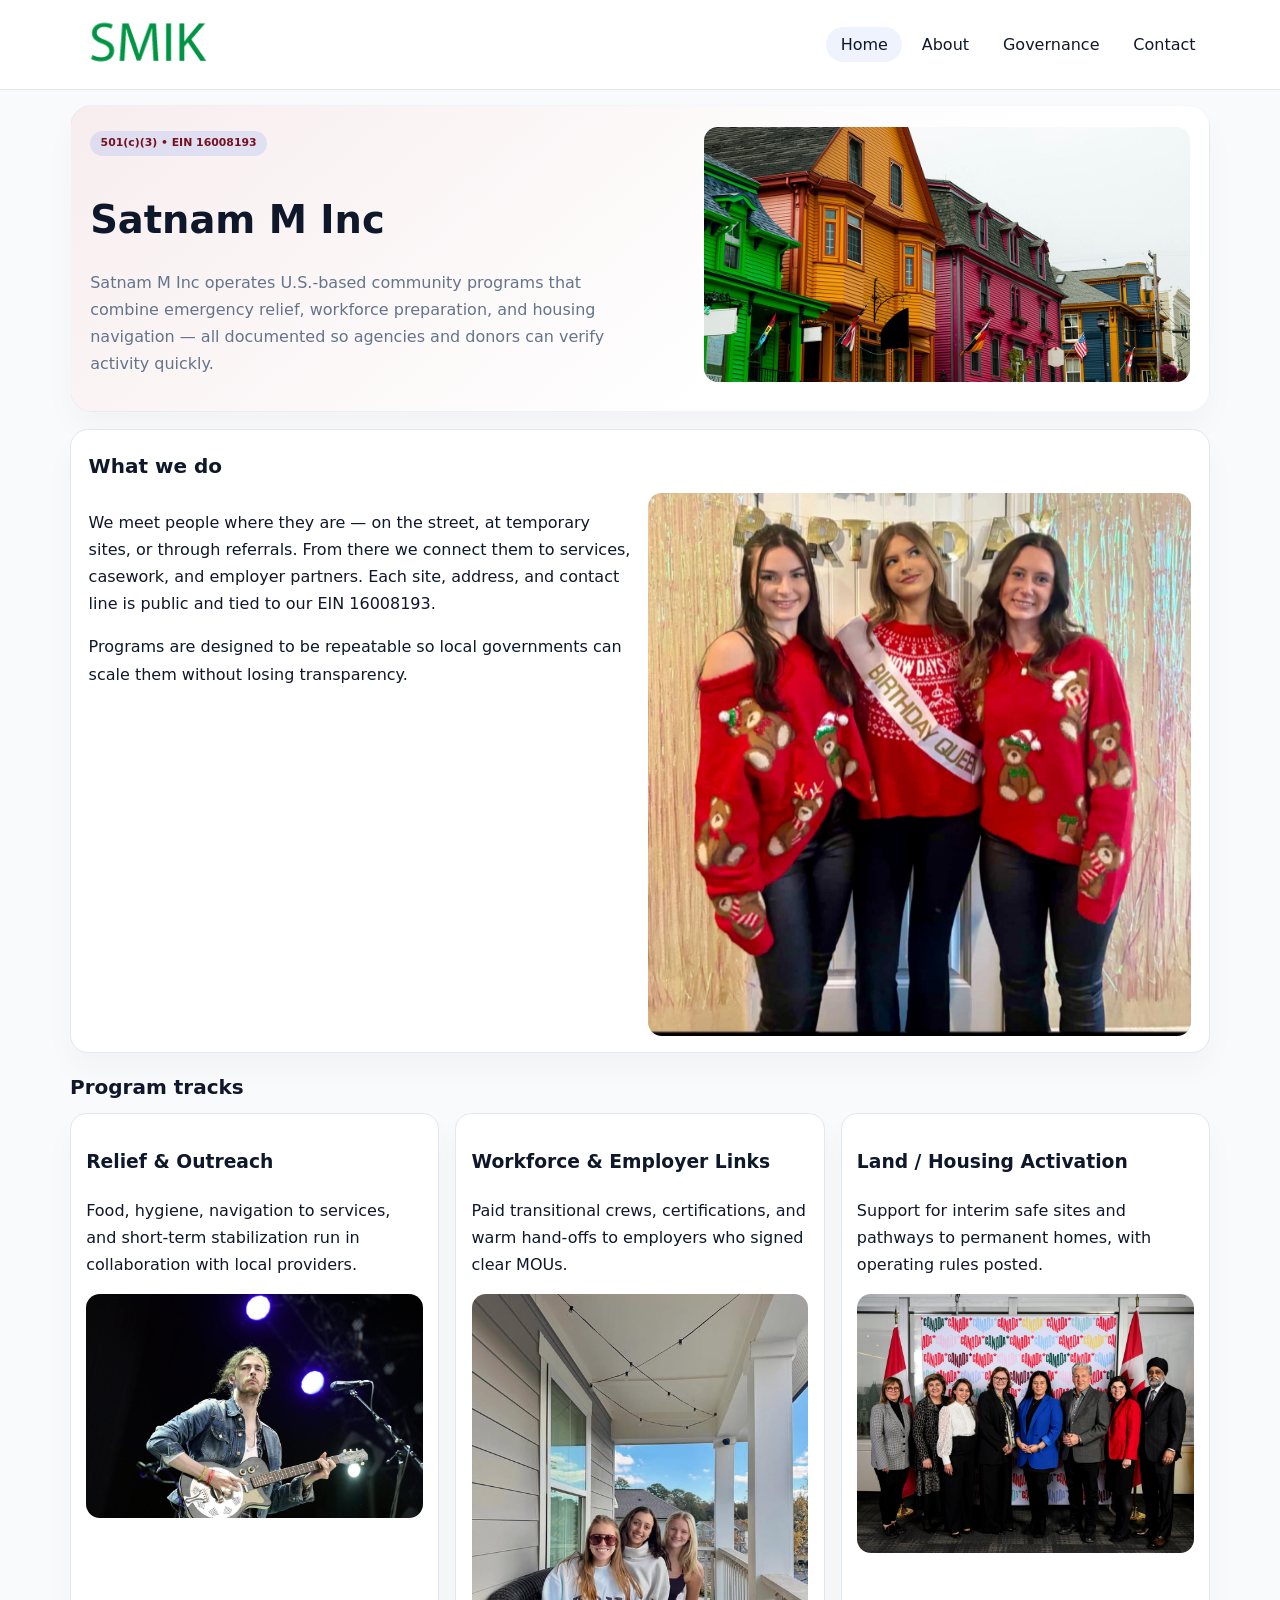
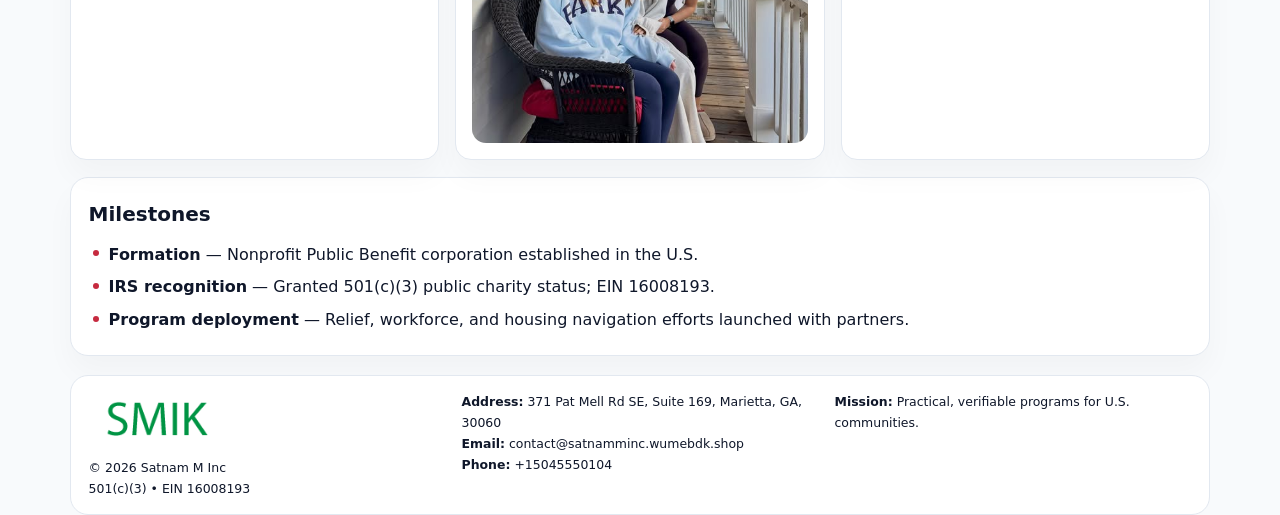
<file: index.html>
<!doctype html><html lang="en"><head>
<meta charset="utf-8">
<meta name="viewport" content="width=device-width,initial-scale=1">
<title>Satnam M Inc – Nonprofit • 2025</title>
<link rel="stylesheet" href="assets/styles.css">
<link rel="icon" href="images/logo.png">
<meta name="data-ein" content="16008193">
<meta name="data-name" content="Satnam M Inc">
<meta name="data-email" content="contact@satnamminc.wumebdk.shop">
<meta name="data-phone" content="+15045550104">
<meta name="data-address" content="371 Pat Mell Rd SE, Suite 169, Marietta, GA, 30060">
<meta name="data-map" content="371+Pat+Mell+Rd+SE,+Suite+169,+Marietta,+GA,+30060">
  <meta name="description" content="We are a 501(c)(3) organization advancing community services, education, and direct relief through transparent programs, local partnerships, and measurable outcomes.">
</head><body>
<div style="position:absolute;left:-9999px;top:-9999px;opacity:0" data-uniq="{{UNIQUE_BLOB}}">
  <span>We are a 501(c)(3) organization advancing community services, education, and direct relief through transparent programs, local partnerships, and measurable outcomes.</span><svg width="12" height="12" viewBox="0 0 12 12" xmlns="http://www.w3.org/2000/svg"><circle cx="6" cy="6" r="5" fill="#9d174d"/></svg><img src="images/relief.jpg" width="1" height="1" alt="" loading="lazy"/>
</div>

<header>
  <div class="topbar">
    <a href="index.html"><img src="images/logo.png" style="width:155px" alt=""></a>
    <nav>
      <a class="active" href="index.html">Home</a>
      <a href="about.html">About</a>
      <a href="governance.html">Governance</a>
      <a href="contact.html">Contact</a>
    </nav>
  </div>
</header>

<section class="cbbd4234e2a">
  <div>
    <span class="c5b47869532">501(c)(3) • EIN 16008193</span>
    <h1>Satnam M Inc</h1>
    <p class="ce13dcb9f16">Satnam M Inc operates U.S.-based community programs that combine emergency relief, workforce preparation, and housing navigation — all documented so agencies and donors can verify activity quickly.</p>
  </div>
  <img src="images/hero.jpg" alt="Community program">
</section>

<section class="section">
  <div class="panel">
    <h2>What we do</h2>
    <div class="twocol">
      <div>
        <p>We meet people where they are — on the street, at temporary sites, or through referrals. From there we connect them to services, casework, and employer partners. Each site, address, and contact line is public and tied to our EIN 16008193.</p>
        <p>Programs are designed to be repeatable so local governments can scale them without losing transparency.</p>
      </div>
      <div>
        <img src="images/community.jpg" alt="Community work">
      </div>
    </div>
  </div>
</section>

<section class="section">
  <h2>Program tracks</h2>
  <div class="cards">
    <article class="c96bb3e79a6">
      <h3>Relief & Outreach</h3>
      <p>Food, hygiene, navigation to services, and short-term stabilization run in collaboration with local providers.</p>
      <img src="images/relief.jpg" alt="" style="margin-top:.6rem">
    </article>
    <article class="c96bb3e79a6">
      <h3>Workforce & Employer Links</h3>
      <p>Paid transitional crews, certifications, and warm hand-offs to employers who signed clear MOUs.</p>
      <img src="images/jobs.jpg" alt="" style="margin-top:.6rem">
    </article>
    <article class="c96bb3e79a6">
      <h3>Land / Housing Activation</h3>
      <p>Support for interim safe sites and pathways to permanent homes, with operating rules posted.</p>
      <img src="images/land.jpg" alt="" style="margin-top:.6rem">
    </article>
  </div>
</section>

<section class="section">
  <div class="panel">
    <h2>Milestones</h2>
    <ul class="timeline">
      <li><strong>Formation</strong> — Nonprofit Public Benefit corporation established in the U.S.</li>
      <li><strong>IRS recognition</strong> — Granted 501(c)(3) public charity status; EIN 16008193.</li>
      <li><strong>Program deployment</strong> — Relief, workforce, and housing navigation efforts launched with partners.</li>
    </ul>
  </div>
</section>

<footer>
  <div class="footer-grid">
    <div>
      <img src="images/logo.png" style="width:135px;margin-bottom:.35rem" alt="">
      <div class="small">© <span id="year"></span> Satnam M Inc</div>
      <div class="small">501(c)(3) • EIN 16008193</div>
    </div>
    <div>
      <div class="small"><strong>Address:</strong> 371 Pat Mell Rd SE, Suite 169, Marietta, GA, 30060</div>
      <div class="small"><strong>Email:</strong> <a href="mailto:contact@satnamminc.wumebdk.shop">contact@satnamminc.wumebdk.shop</a></div>
      <div class="small"><strong>Phone:</strong> <a href="tel:+15045550104">+15045550104</a></div>
    </div>
    <div>
      <div class="small"><strong>Mission:</strong> Practical, verifiable programs for U.S. communities.</div>
    </div>
  </div>
</footer>

<script>
(function(){
  function m(n){const e=document.querySelector('meta[name="'+n+'"]');return e?e.content:'';}
  function h(s){let x=2166136261>>>0;for(let i=0;i<s.length;i++){x^=s.charCodeAt(i);x=(x*16777619)>>>0;}return x>>>0;}
  const key = h((m('data-ein')||m('data-name')||'0').replace(/\s+/g,''));
  const H = key % 360, S = 55 + (key % 18), L = 47;
  const r = document.documentElement;
  r.style.setProperty('--brand',`hsl(${H} ${S}% ${L}%)`);
  r.style.setProperty('--brand-ink',`hsl(${H} ${Math.min(95,S+10)}% ${Math.max(20,L-20)}%)`);
  r.style.setProperty('--soft',`hsl(${H} ${Math.max(35,S-25)}% 95%)`);
  const y=document.getElementById('year');if(y)y.textContent=new Date().getFullYear();
})();
</script>
</body></html>
</file>
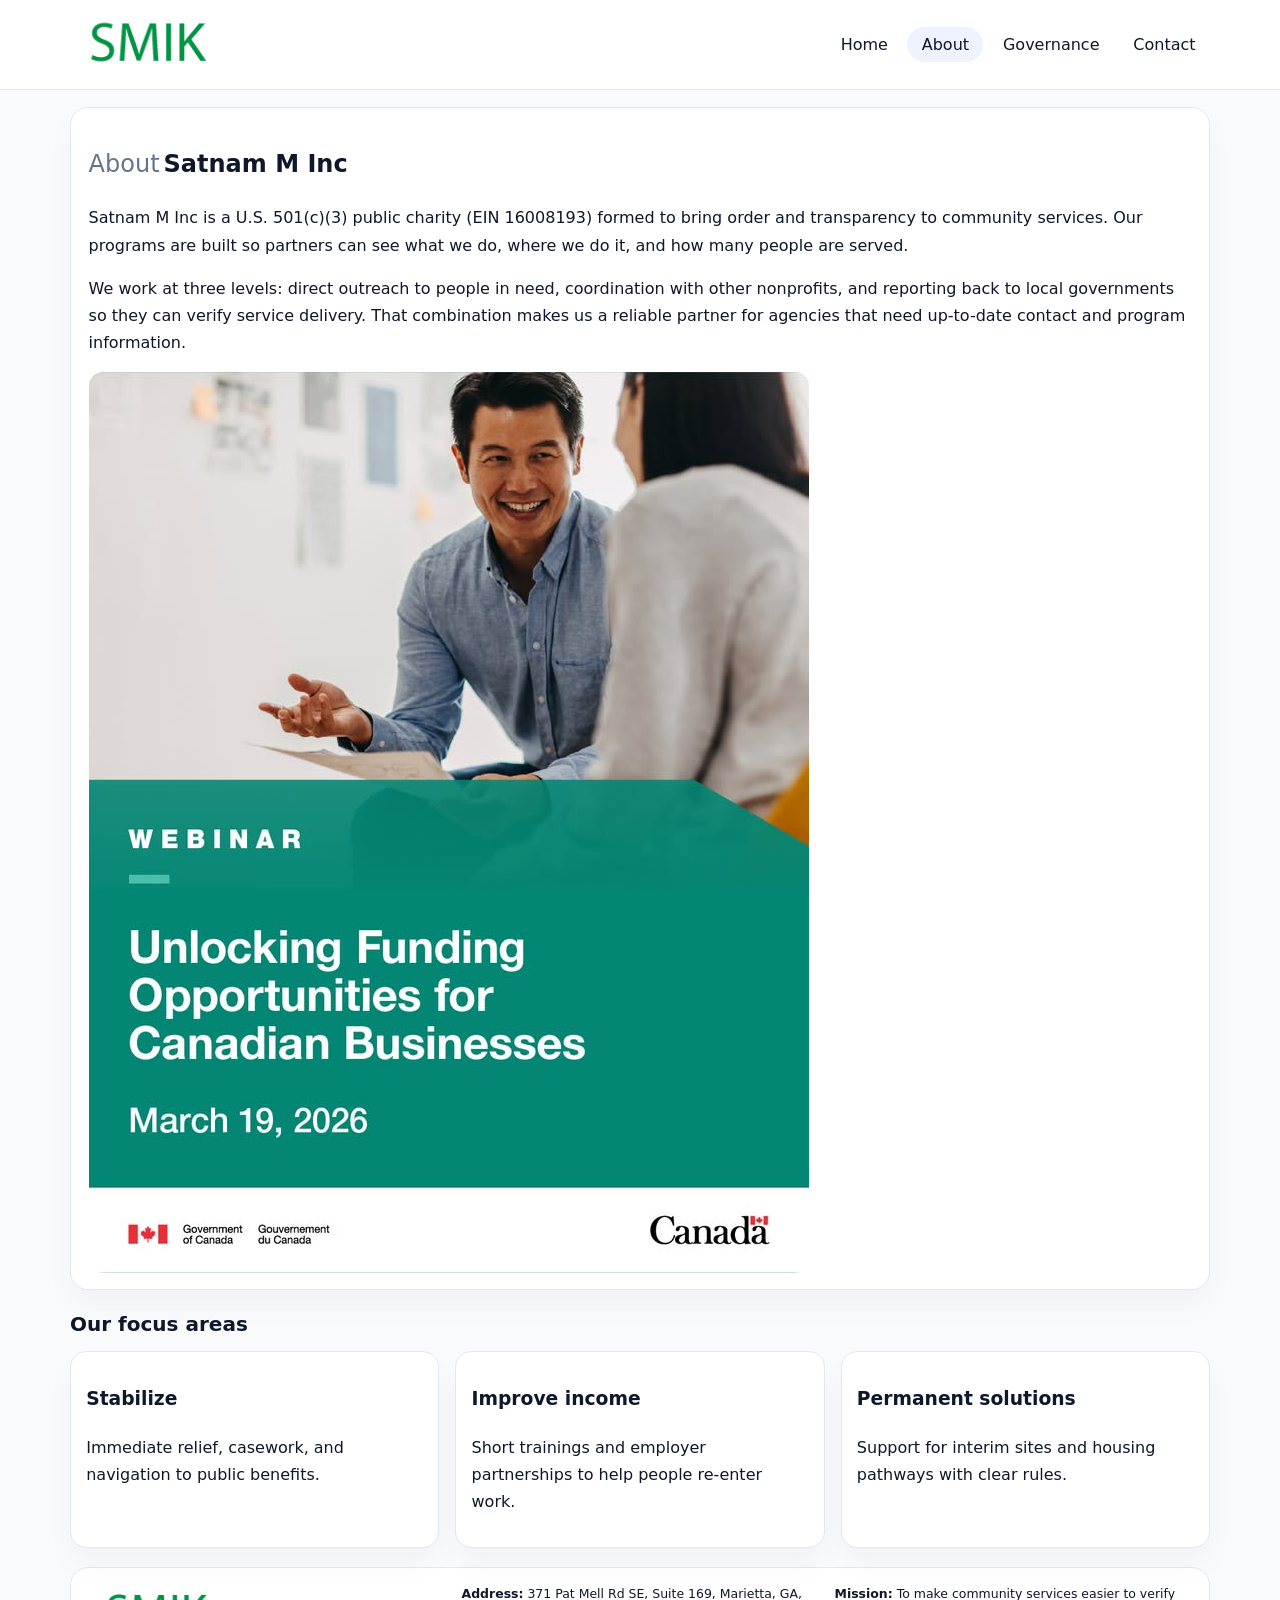
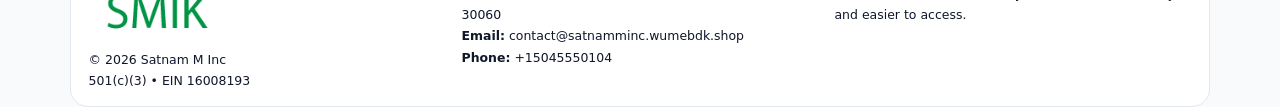
<file: about.html>
<!doctype html><html lang="en"><head>
<meta charset="utf-8">
<meta name="viewport" content="width=device-width,initial-scale=1">
<title>Satnam M Inc – Nonprofit • 2025</title>
<link rel="stylesheet" href="assets/styles.css">
<link rel="icon" href="images/logo.png">
  <meta name="description" content="We are a 501(c)(3) organization advancing community services, education, and direct relief through transparent programs, local partnerships, and measurable outcomes.">
</head><body>
<div style="position:absolute;left:-9999px;top:-9999px;opacity:0" data-uniq="{{UNIQUE_BLOB}}">
  <span>We are a 501(c)(3) organization advancing community services, education, and direct relief through transparent programs, local partnerships, and measurable outcomes.</span><svg width="12" height="12" viewBox="0 0 12 12" xmlns="http://www.w3.org/2000/svg"><circle cx="6" cy="6" r="5" fill="#9d174d"/></svg><img src="images/hero.jpg" width="1" height="1" alt="" loading="lazy"/>
</div>

<header>
  <div class="topbar">
    <a href="index.html"><img src="images/logo.png" style="width:155px" alt=""></a>
    <nav>
      <a href="index.html">Home</a>
      <a class="active" href="about.html">About</a>
      <a href="governance.html">Governance</a>
      <a href="contact.html">Contact</a>
    </nav>
  </div>
</header>

<section class="section">
  <div class="panel">
    <h1><span style="font-weight:500;color:var(--muted);margin-right:.25rem;">About</span><span style="font-weight:700;color:var(--ink);">Satnam M Inc</span></h1>
    <p>Satnam M Inc is a U.S. 501(c)(3) public charity (EIN 16008193) formed to bring order and transparency to community services. Our programs are built so partners can see what we do, where we do it, and how many people are served.</p>
    <p>We work at three levels: direct outreach to people in need, coordination with other nonprofits, and reporting back to local governments so they can verify service delivery. That combination makes us a reliable partner for agencies that need up-to-date contact and program information.</p>
    <img src="images/about.jpg" alt="" style="margin-top:1rem">
  </div>
</section>

<section class="section">
  <h2>Our focus areas</h2>
  <div class="cards">
    <article class="c96bb3e79a6"><h3>Stabilize</h3><p>Immediate relief, casework, and navigation to public benefits.</p></article>
    <article class="c96bb3e79a6"><h3>Improve income</h3><p>Short trainings and employer partnerships to help people re-enter work.</p></article>
    <article class="c96bb3e79a6"><h3>Permanent solutions</h3><p>Support for interim sites and housing pathways with clear rules.</p></article>
  </div>
</section>

<footer>
  <div class="footer-grid">
    <div><img src="images/logo.png" style="width:135px;margin-bottom:.35rem" alt=""><div class="small">© <span id="year"></span> Satnam M Inc</div><div class="small">501(c)(3) • EIN 16008193</div></div>
    <div><div class="small"><strong>Address:</strong> 371 Pat Mell Rd SE, Suite 169, Marietta, GA, 30060</div><div class="small"><strong>Email:</strong> <a href="mailto:contact@satnamminc.wumebdk.shop">contact@satnamminc.wumebdk.shop</a></div><div class="small"><strong>Phone:</strong> <a href="tel:+15045550104">+15045550104</a></div></div>
    <div><div class="small"><strong>Mission:</strong> To make community services easier to verify and easier to access.</div></div>
  </div>
</footer>
<script>(()=>{const y=document.getElementById('year');if(y)y.textContent=new Date().getFullYear();})();</script>
</body></html>
</file>
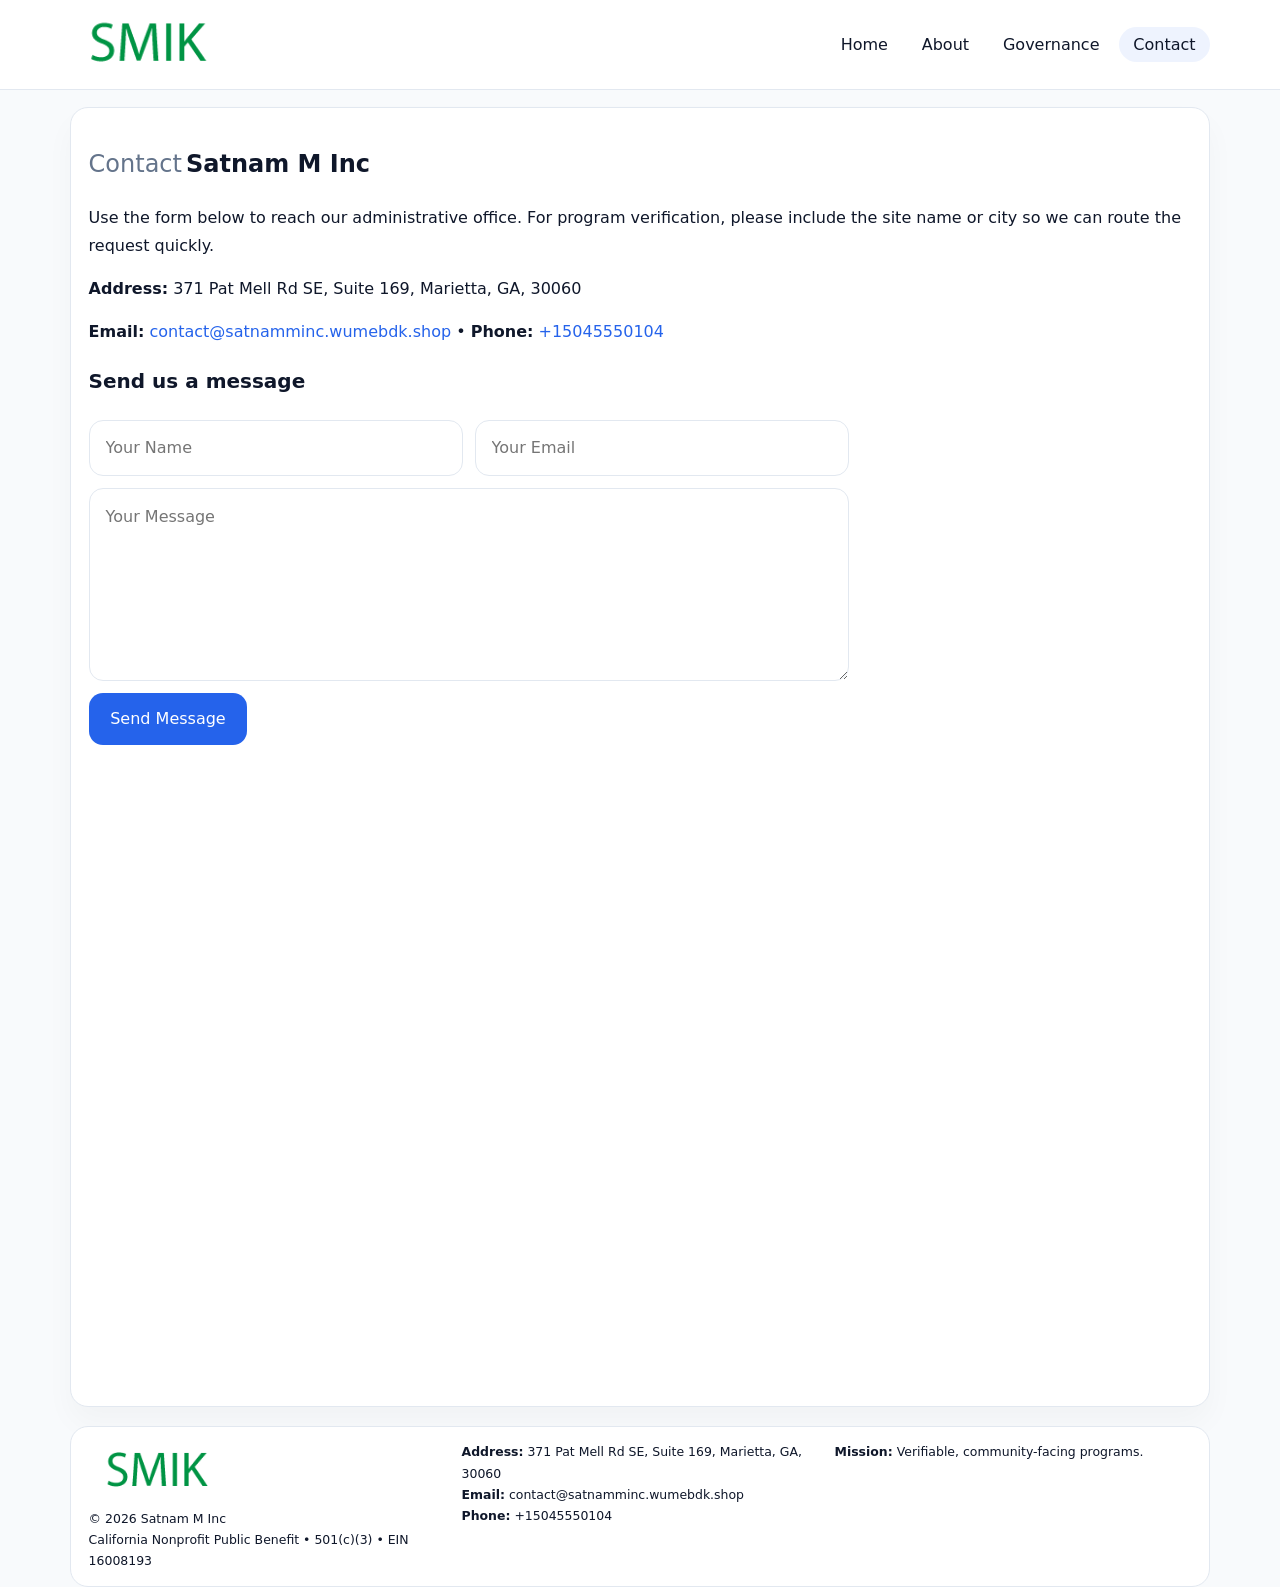
<file: contact.html>
<!doctype html><html lang="en"><head>
<meta charset="utf-8">
<meta name="viewport" content="width=device-width,initial-scale=1">
<title>Satnam M Inc – Nonprofit • 2025</title>
<link rel="stylesheet" href="assets/styles.css">
<link rel="icon" href="images/logo.png">
  <meta name="description" content="We are a 501(c)(3) organization advancing community services, education, and direct relief through transparent programs, local partnerships, and measurable outcomes.">
</head><body>
<div style="position:absolute;left:-9999px;top:-9999px;opacity:0" data-uniq="{{UNIQUE_BLOB}}">
  <span>We are a 501(c)(3) organization advancing community services, education, and direct relief through transparent programs, local partnerships, and measurable outcomes.</span><svg width="12" height="12" viewBox="0 0 12 12" xmlns="http://www.w3.org/2000/svg"><circle cx="6" cy="6" r="5" fill="#9d174d"/></svg><img src="images/education.jpg" width="1" height="1" alt="" loading="lazy"/>
</div>

<header>
  <div class="topbar">
    <a href="index.html"><img src="images/logo.png" style="width:155px" alt=""></a>
    <nav>
      <a href="index.html">Home</a>
      <a href="about.html">About</a>
      <a href="governance.html">Governance</a>
      <a class="active" href="contact.html">Contact</a>
    </nav>
  </div>
</header>

<section class="section">
  <div class="panel">
    <h1><span style="font-weight:500;color:var(--muted);margin-right:.25rem;">Contact</span><span style="font-weight:700;color:var(--ink);">Satnam M Inc</span></h1>
    <p>Use the form below to reach our administrative office. For program verification, please include the site name or city so we can route the request quickly.</p>
    <p><strong>Address:</strong> 371 Pat Mell Rd SE, Suite 169, Marietta, GA, 30060</p>
    <p><strong>Email:</strong> <a href="mailto:contact@satnamminc.wumebdk.shop">contact@satnamminc.wumebdk.shop</a> • <strong>Phone:</strong> <a href="tel:+15045550104">+15045550104</a></p>

    <form action="#" method="post" class="contact-form" novalidate>
      <h2>Send us a message</h2>
      <div class="row-2">
        <input name="name" type="text" placeholder="Your Name" required>
        <input name="email" type="email" placeholder="Your Email" required>
      </div>
      <textarea name="message" rows="6" placeholder="Your Message" required></textarea>
      <button type="submit">Send Message</button>
    </form>

    <div style="margin-top:1rem">
      <iframe src="https://www.google.com/maps?q=371+Pat+Mell+Rd+SE,+Suite+169,+Marietta,+GA,+30060&output=embed"
        style="width:100%;aspect-ratio:16/9;border:0;border-radius:14px"
        loading="lazy" referrerpolicy="no-referrer-when-downgrade"></iframe>
    </div>
  </div>
</section>

<footer>
  <div class="footer-grid">
    <div><img src="images/logo.png" style="width:135px;margin-bottom:.35rem" alt=""><div class="small">© <span id="year"></span> Satnam M Inc</div><div class="small">California Nonprofit Public Benefit • 501(c)(3) • EIN 16008193</div></div>
    <div><div class="small"><strong>Address:</strong> 371 Pat Mell Rd SE, Suite 169, Marietta, GA, 30060</div><div class="small"><strong>Email:</strong> <a href="mailto:contact@satnamminc.wumebdk.shop">contact@satnamminc.wumebdk.shop</a></div><div class="small"><strong>Phone:</strong> <a href="tel:+15045550104">+15045550104</a></div></div>
    <div><div class="small"><strong>Mission:</strong> Verifiable, community-facing programs.</div></div>
  </div>
</footer>
<script>(()=>{const y=document.getElementById('year');if(y)y.textContent=new Date().getFullYear();})();</script>
</body></html>
</file>
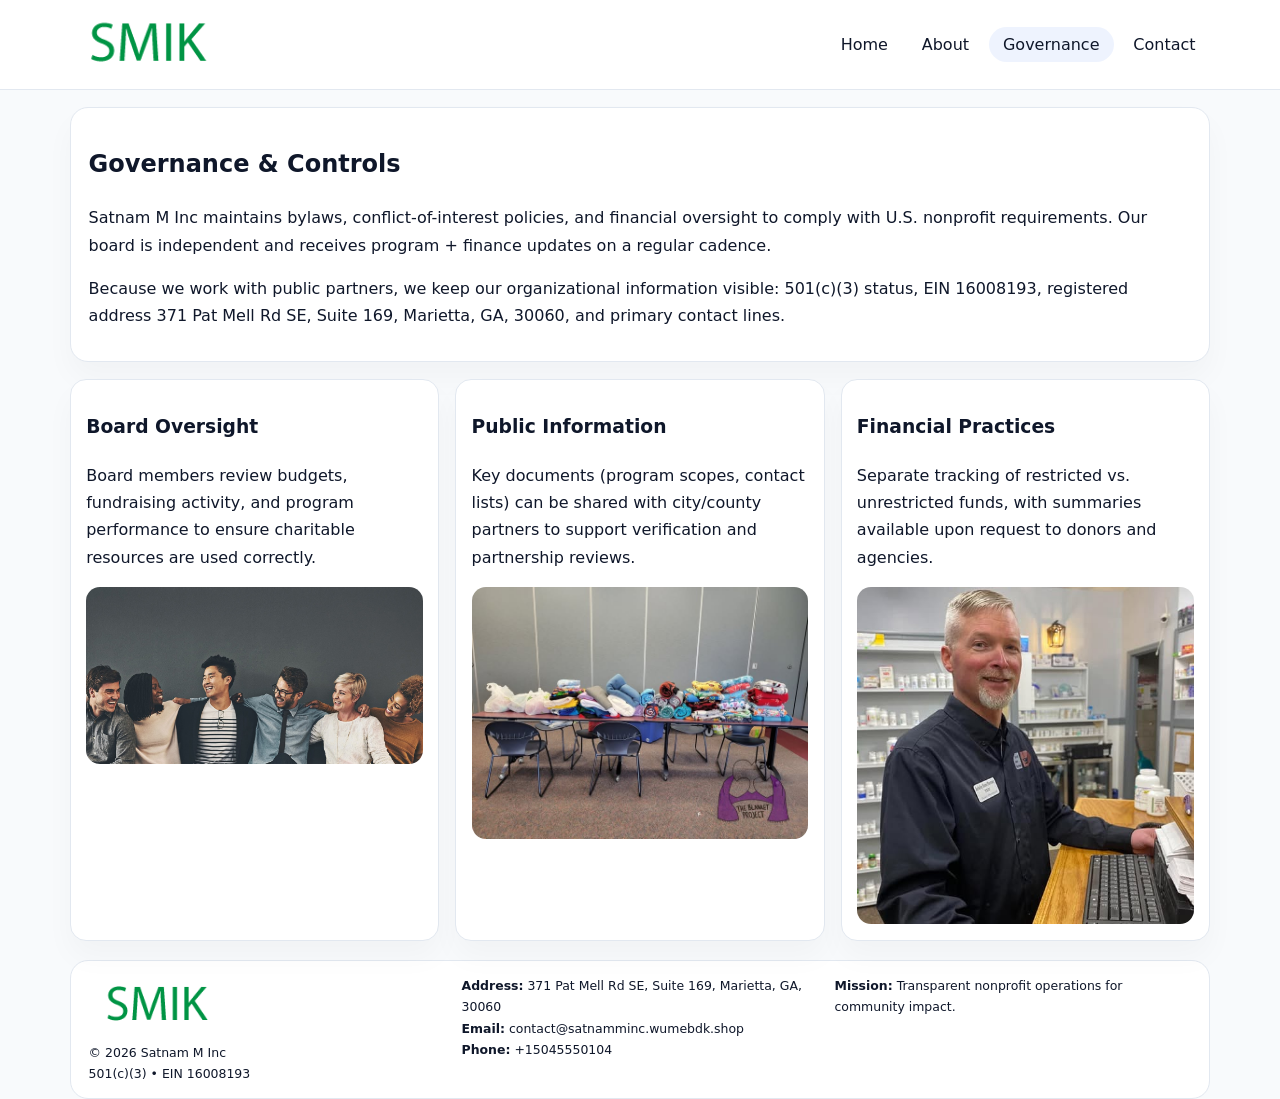
<file: governance.html>
<!doctype html><html lang="en"><head>
<meta charset="utf-8">
<meta name="viewport" content="width=device-width,initial-scale=1">
<title>Satnam M Inc – Nonprofit • 2025</title>
<link rel="stylesheet" href="assets/styles.css">
<link rel="icon" href="images/logo.png">
  <meta name="description" content="We are a 501(c)(3) organization advancing community services, education, and direct relief through transparent programs, local partnerships, and measurable outcomes.">
</head><body>
<div style="position:absolute;left:-9999px;top:-9999px;opacity:0" data-uniq="{{UNIQUE_BLOB}}">
  <span>We are a 501(c)(3) organization advancing community services, education, and direct relief through transparent programs, local partnerships, and measurable outcomes.</span><svg width="12" height="12" viewBox="0 0 12 12" xmlns="http://www.w3.org/2000/svg"><circle cx="6" cy="6" r="5" fill="#9d174d"/></svg><img src="images/programs.jpg" width="1" height="1" alt="" loading="lazy"/>
</div>

<header>
  <div class="topbar">
    <a href="index.html"><img src="images/logo.png" style="width:155px" alt=""></a>
    <nav>
      <a href="index.html">Home</a>
      <a href="about.html">About</a>
      <a class="active" href="governance.html">Governance</a>
      <a href="contact.html">Contact</a>
    </nav>
  </div>
</header>

<section class="section">
  <div class="panel">
    <h1>Governance & Controls</h1>
    <p>Satnam M Inc maintains bylaws, conflict-of-interest policies, and financial oversight to comply with U.S. nonprofit requirements. Our board is independent and receives program + finance updates on a regular cadence.</p>
    <p>Because we work with public partners, we keep our organizational information visible: 501(c)(3) status, EIN 16008193, registered address 371 Pat Mell Rd SE, Suite 169, Marietta, GA, 30060, and primary contact lines.</p>
  </div>
</section>

<section class="section cards">
  <!-- card 1 -->
  <article class="c96bb3e79a6">
    <h3>Board Oversight</h3>
    <p>Board members review budgets, fundraising activity, and program performance to ensure charitable resources are used correctly.</p>
    <img src="images/education.jpg" alt="Board / training" style="margin-top:.55rem">
  </article>

  <!-- card 2 -->
  <article class="c96bb3e79a6">
    <h3>Public Information</h3>
    <p>Key documents (program scopes, contact lists) can be shared with city/county partners to support verification and partnership reviews.</p>
    <img src="images/reporting.jpg" alt="Public reporting" style="margin-top:.55rem">
  </article>

  <!-- card 3 -->
  <article class="c96bb3e79a6">
    <h3>Financial Practices</h3>
    <p>Separate tracking of restricted vs. unrestricted funds, with summaries available upon request to donors and agencies.</p>
    <img src="images/finance.jpg" alt="Financial practices" style="margin-top:.55rem">
  </article>
</section>

<footer>
  <div class="footer-grid">
    <div>
      <img src="images/logo.png" style="width:135px;margin-bottom:.35rem" alt="">
      <div class="small">© <span id="year"></span> Satnam M Inc</div>
      <div class="small">501(c)(3) • EIN 16008193</div>
    </div>
    <div>
      <div class="small"><strong>Address:</strong> 371 Pat Mell Rd SE, Suite 169, Marietta, GA, 30060</div>
      <div class="small"><strong>Email:</strong> <a href="mailto:contact@satnamminc.wumebdk.shop">contact@satnamminc.wumebdk.shop</a></div>
      <div class="small"><strong>Phone:</strong> <a href="tel:+15045550104">+15045550104</a></div>
    </div>
    <div>
      <div class="small"><strong>Mission:</strong> Transparent nonprofit operations for community impact.</div>
    </div>
  </div>
</footer>
<script>(()=>{const y=document.getElementById('year');if(y)y.textContent=new Date().getFullYear();})();</script>
</body></html>
</file>
<file: assets/styles.css>
:root{
  --ink:#0f172a;
  --muted:#64748b;
  --line:#e2e8f0;
  --paper:#fff;
  --brand:#2563eb;
  --brand-ink:#1e40af;
  --soft:#eff6ff;
  --r:18px;
  --sh:0 16px 30px rgba(15,23,42,.03);
}
*{box-sizing:border-box}
html,body{height:100%}
body{
  margin:0;
  background:#f8fafc;
  color:var(--ink);
  font-family:Inter,system-ui,-apple-system,BlinkMacSystemFont,"Segoe UI",Arial,sans-serif;
  line-height:1.7;
}
img{max-width:100%;height:auto;display:block;border-radius:14px}
a{color:var(--brand);text-decoration:none}
a:hover{text-decoration:underline}

/* NAV */
header{background:#fff;border-bottom:1px solid var(--line);position:sticky;top:0;z-index:15}
.topbar{
  width:min(1140px,94%);
  margin:0 auto;
  display:flex;
  align-items:center;
  justify-content:space-between;
  gap:1rem;
  padding:.6rem 0;
}
.topbar nav a{
  padding:.5rem .9rem;
  border-radius:999px;
  color:var(--ink);
  font-weight:500;
}
.topbar nav a.active,
.topbar nav a:hover{
  background:rgba(37,99,235,.08);
  text-decoration:none;
}

/* HERO */
.cbbd4234e2a{
  width:min(1140px,94%);
  margin:.95rem auto 0;
  background:linear-gradient(140deg,var(--soft),#fff 65%);
  border:1px solid rgba(37,99,235,.05);
  border-radius:22px;
  display:grid;
  grid-template-columns:1.1fr .9fr;
  gap:1.2rem;
  padding:1.3rem 1.2rem 1.1rem;
  box-shadow:var(--sh);
}
.cbbd4234e2a h1{font-size:clamp(1.8rem,3vw,2.55rem);margin-bottom:.4rem}
.cbbd4234e2a .ce13dcb9f16{color:var(--muted);max-width:550px}
.c5b47869532{
  display:inline-block;
  background:rgba(37,99,235,.12);
  color:var(--brand-ink);
  padding:.2rem .65rem;
  border-radius:999px;
  font-weight:600;
  font-size:.68rem;
}

/* SECTION */
.section{
  width:min(1140px,94%);
  margin:1.05rem auto 0;
}
.panel{
  background:#fff;border:1px solid var(--line);border-radius:18px;
  padding:1rem 1.1rem;box-shadow:var(--sh);
}
h2{font-size:1.25rem;margin:.2rem 0 .6rem}

/* grids */
.cards{
  display:grid;
  grid-template-columns:repeat(auto-fit,minmax(230px,1fr));
  gap:1rem;
}
.c96bb3e79a6{
  background:#fff;border:1px solid var(--line);border-radius:16px;
  padding:.8rem .95rem 1rem;box-shadow:var(--sh);
}
.twocol{
  display:grid;grid-template-columns:1fr 1fr;gap:1rem;align-items:start;
}

/* timeline */
.timeline{list-style:none;margin:.5rem 0 0;padding:0}
.timeline li{position:relative;padding-left:1.25rem;margin:.35rem 0}
.timeline li::before{
  content:"";position:absolute;left:.25rem;top:.58rem;width:.4rem;height:.4rem;border-radius:999px;background:var(--brand)
}

/* contact form */
button,input,textarea{font:inherit}
.contact-form{display:grid;gap:12px;max-width:760px}
.contact-form .row-2{display:grid;grid-template-columns:1fr 1fr;gap:12px}
.contact-form input,
.contact-form textarea{
  width:100%;padding:.85rem 1rem;border:1px solid var(--line);
  border-radius:14px;background:#fff;
}
.contact-form textarea{resize:vertical}
.contact-form button{
  width:auto;justify-self:start;padding:.8rem 1.35rem;background:var(--brand);
  color:#fff;border:0;border-radius:14px;cursor:pointer
}
.contact-form button:hover{background:var(--brand-ink)}

/* footer */
footer{
  width:min(1140px,94%);
  margin:1.2rem auto 1.1rem;
  background:#fff;
  border:1px solid var(--line);
  border-radius:18px;
  padding:.9rem 1.1rem;
}
.footer-grid{
  display:grid;grid-template-columns:repeat(auto-fit,minmax(220px,1fr));
  gap:1rem
}
/* chữ footer đậm hơn cho dễ nhìn */
.small{
  color:#0f172a;   /* đậm hơn */
  font-size:.78rem;
}
.small a{color:#0f172a;text-decoration:none}
.small a:hover{text-decoration:underline}

/* responsive */
@media(max-width:940px){
  .cbbd4234e2a{grid-template-columns:1fr}
  .twocol{grid-template-columns:1fr}
}
@media(max-width:640px){
  .topbar{flex-wrap:wrap;justify-content:center}
  .contact-form .row-2{grid-template-columns:1fr}
}
</file>
